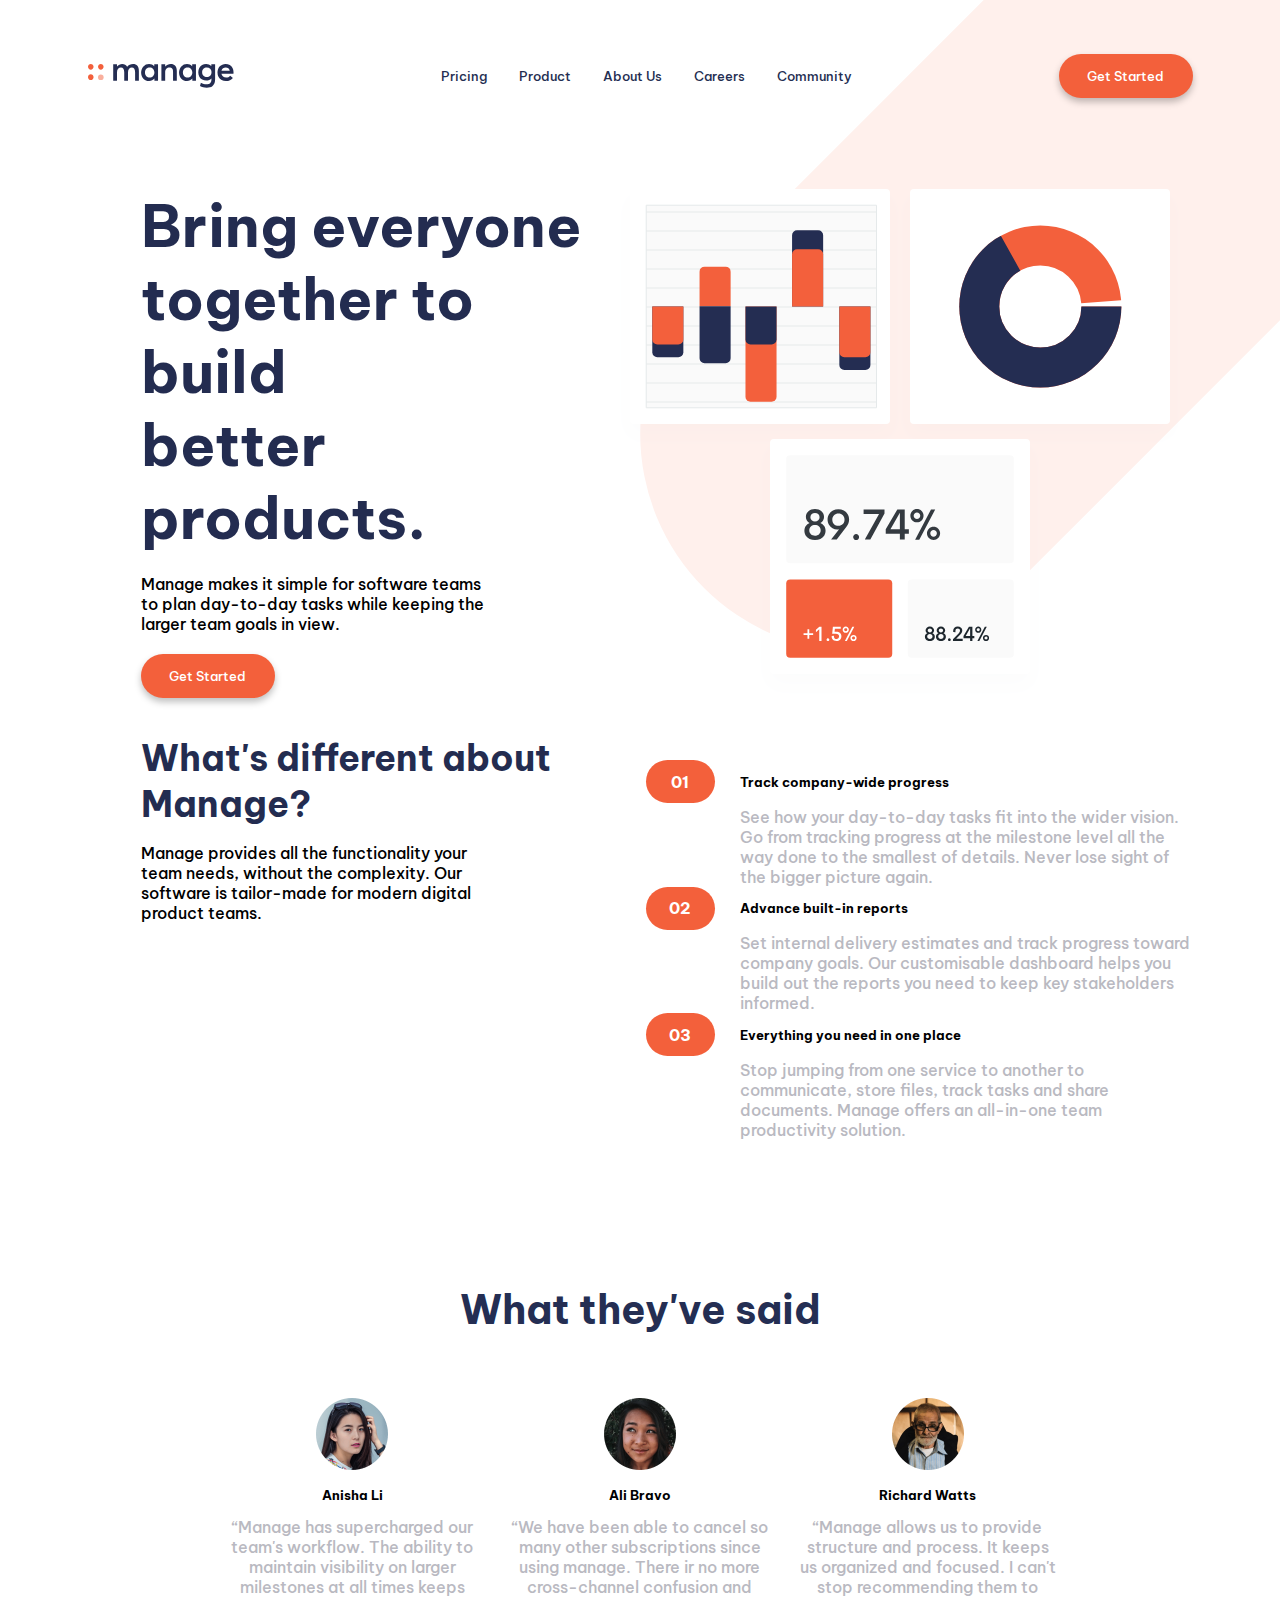
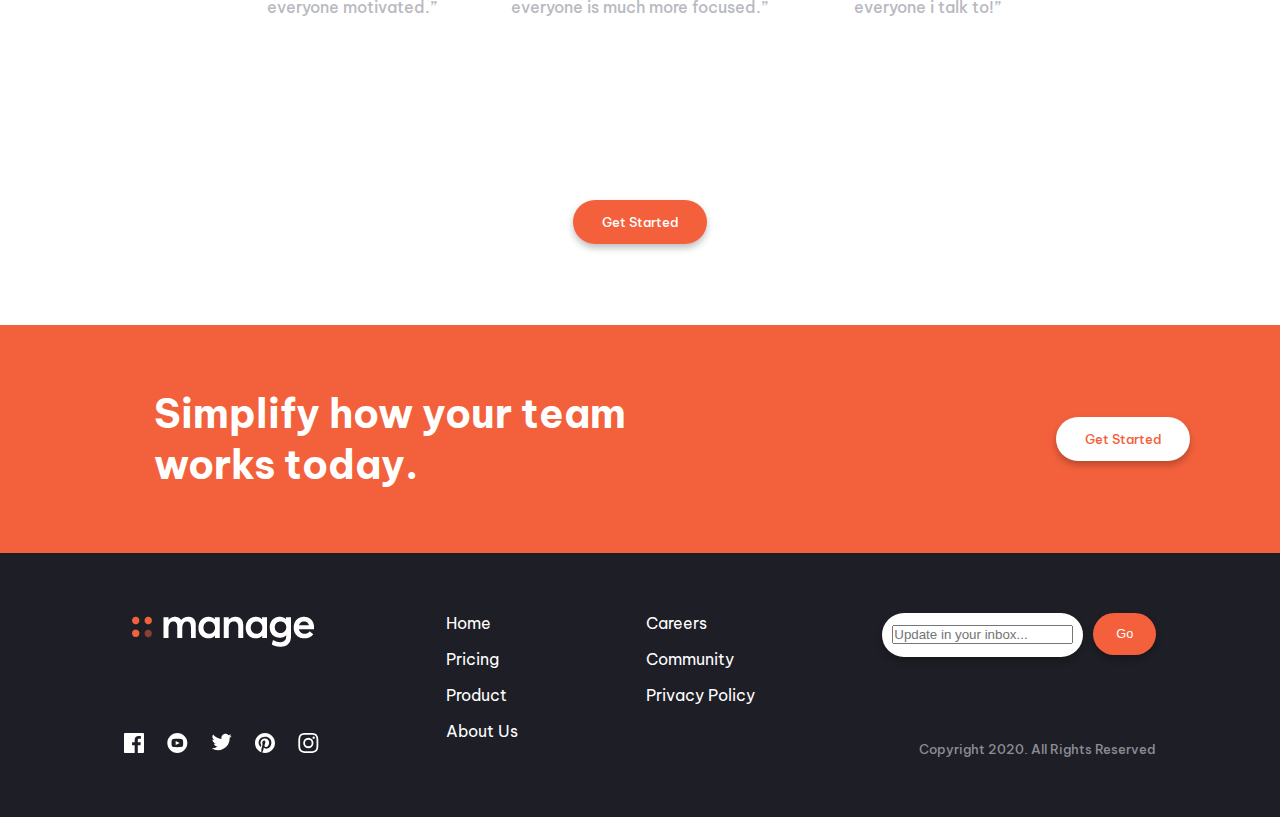
<file: Examen Practico Final - FE1 v2/index.html>
<!DOCTYPE html>
<html lang="en">
<head>
    <meta charset="UTF-8">
    <meta name="viewport" content="width=device-width, initial-scale=1.0">
<!--fuente "Be Vietnam Pro" 400, 500 y 700-->
    <link rel="preconnect" href="https://fonts.googleapis.com">
    <link rel="preconnect" href="https://fonts.gstatic.com" crossorigin>
    <link href="https://fonts.googleapis.com/css2?family=Be+Vietnam+Pro:wght@400;500;700&display=swap" rel="stylesheet">
    <title>Examen FE Markoja Sebastián Alejo C1</title>
    <link rel="stylesheet" href="css/style.css">
</head>

<body>
    <!--Header con barra de navegación-->
    <header>
        <nav>
            <img src="imagenes/logo.svg" alt="logo">
                <ul class="menu">
                    <a href=""><li>Pricing</li></a> 
                    <a href=""><li>Product</li></a>
                    <a href=""><li>About Us</li></a>
                    <a href=""><li>Careers</li></a>
                    <a href=""><li>Community</li></a> 
                </ul>

            <a href=""><div class="botonStart">Get Started</div></a>
            <div class="hamburguesaMenu">
                <!--Esto va a reemplazar al menu, sólo cuando se adapte a dispositivos chicos-->
                <img src="imagenes/icon-hamburger.svg" alt="Hamburguesa Menu">
            </div>
        </nav>
        
    </header>
    <main>
        <!--El main está dividido en 3 cajas/áreas: Principal, Media y Final-->
        <!--Inicio area Principal-->
        <article class="areaPrincipal">
            <!--Primera sección de la página-->
            <section class="seccion1">
                <h1 class="titulo"> <span>Bring everyone</span> <span>together to build</span> <span>better products.</span> </h1>

                <p>Manage makes it simple for software teams <br> to plan day-to-day tasks while keeping the <br> larger team goals in view.</p>
        
                <a href=""><div class="botonStart">Get Started</div></a>
            </section>

            <!--Graficos y porcentajes-->
            <figure class="seccionGraficos">
                <img src="imagenes/illustration-intro.svg" alt="Gráficos">
            </figure>

        </article>
        <!--Fin area Principal-->


        <!--Inicio area Media, articulos-->
        <section class="areaMedia">
            <!--articulo 1 que va a la izquierda-->
            <article class="articulo1">

                <h2 class="titulo">What's different about <br> Manage?</h2>
            
                <p>Manage provides all the functionality your <br> team needs, without the complexity. Our <br> software is tailor-made for modern digital <br> product teams.</p>

            </article>

            <!--articulo 2 que van a la derecha-->
            <article class="articulo2">

                <section class="box1">

                    <div>
                        <div class="botonLista">01</div>
                    </div>
                    <summary class="beneficios">
                        <h5 class="titulo">Track company-wide progress</h5>

                        <p>See how your day-to-day tasks fit into the wider vision. <br> Go from tracking progress at the milestone level all the <br> way done to the smallest of details. Never lose sight of <br> the bigger picture again.</p>
                    </summary>
                    
                </section>
                
                <section class="box2">
                    <div>
                        <div class="botonLista">02</div>
                    </div>
                    
                    <summary class="beneficios">
                        <h5 class="titulo">Advance built-in reports</h5>
                        <p>Set internal delivery estimates and track progress toward <br> company goals. Our customisable dashboard helps you <br> build out the reports you need to keep key stakeholders <br> informed.</p>
                    </summary>

                </section>

                <section class="box3">
                    <div>
                        <div class="botonLista">03</div>
                    </div>
                    
                    <summary class="beneficios">
                        <h5 class="titulo">Everything you need in one place</h5>
                        <p>Stop jumping from one service to another to <br> communicate, store files, track tasks and share <br> documents. Manage offers an all-in-one team <br> productivity solution.</p>
                    </summary>

                </section>

            </article>
        <!--Fin de articulos que van a la derecha-->
        </section>
        <!--Fin área media-->


        <!--Inicio area Final, Testimonios de personas-->
        <section class="areaFinal">
            <h3 class="titulo">What they've said</h3>
            <article class="boxesTestimonios">
                <section class="box4">
                        <img src="imagenes/avatar-anisha.png" alt="icono Anisha Li">
                        <h5 class="titulo">Anisha Li</h5>
                        <p>“Manage has supercharged our team's workflow. The ability to maintain visibility on larger milestones at all times keeps everyone motivated.”</p>
                </section>
                <section class="box5">
                    <img src="imagenes/avatar-ali.png" alt="icono Ali Bravo">
                    <h5 class="titulo">Ali Bravo</h5>
                    <p>“We have been able to cancel so many other subscriptions since using manage. There ir no more cross-channel confusion and everyone is much more focused.”</p>
                </section>
                <section class="box6">
                    <img src="imagenes/avatar-richard.png" alt="icono Richard Watts">
                    <h5 class="titulo">Richard Watts</h5>
                    <p>“Manage allows us to provide structure and process. It keeps us organized and focused. I can't stop recommending them to everyone i talk to!”</p>
                 </section>
                    
            </article>
            <a href=""><div class="botonStart">Get Started</div></a>
        </section>
        <!--Carrousel de Testimonios que aparece sólo para dispositivos pequeños-->
        <div class="carrousel">
            <div class="conteCarrousel">
    
                <div class="itemCarrousel" id="itemCarrousel-1">
                    <section class="box4" id="itemCarrouselTarjeta">
                        <img src="imagenes/avatar-anisha.png" alt="icono Anisha Li">
                        <h5 class="titulo">Anisha Li</h5>
                        <p>“Manage has supercharged our team's workflow. The ability to maintain visibility on larger milestones at all times keeps everyone motivated.”</p>
                </section>
                
                </div>
                <div class="itemCarrousel" id="itemCarrousel-2">
                    <section class="box5" id="itemCarrouselTarjeta">
                        <img src="imagenes/avatar-ali.png" alt="icono Ali Bravo">
                        <h5 class="titulo">Ali Bravo</h5>
                        <p>“We have been able to cancel so many other subscriptions since using manage. There ir no more cross-channel confusion and everyone is much more focused.”</p>
                    </section>
                    
                </div>
                <div class="itemCarrousel" id="itemCarrousel-3">
    
                    <section class="box6" id="itemCarrouselTarjeta">
                        <img src="imagenes/avatar-richard.png" alt="icono Richard Watts">
                        <h5 class="titulo">Richard Watts</h5>
                        <p>“Manage allows us to provide structure and process. It keeps us organized and focused. I can't stop recommending them to everyone i talk to!”</p>
                     </section>
                </div>
            </div>
            <div class="conteCarrouselController">
                <a href="#itemCarrousel-1">•</a>
                <a href="#itemCarrousel-2">•</a>
                <a href="#itemCarrousel-3">•</a>
            </div>
            <!--Fin del Carrousel de testimonios-->
        </div>
        <!--Fin Area Final / Testimonios-->

        <!--Barra "publicitaria" anterior al footer-->
        <aside>
            <div>
                <h3 class="titulo">Simplify how your team <br> works today.</h3>
            </div>
            <a href=""><div class="botonStartBlanco">Get Started</div></a>
        </aside>
        <!--Fin Barra-->

    </main>

    <footer>
        <section class="footerBox1">
            <img src="imagenes/manageFooter" alt="logo">
            <div class="redSocial">
                <a href=""><img src="imagenes/icon-facebook.svg" alt="facebook"></a> 
                <a href=""><img src="imagenes/icon-youtube.svg" alt="youtube"></a>
                <a href=""><img src="imagenes/icon-twitter.svg" alt="twitter"></a>
                <a href=""><img src="imagenes/icon-pinterest.svg" alt="pinterest"></a>
                <a href=""><img src="imagenes/icon-instagram.svg" alt="instagram"></a>
            </div>


        </section>
        <section class="footerBox2">
            <ul class="menuFooter">
                <a href=""><li>Home</li></a>
                <a href=""><li>Pricing</li></a> 
                <a href=""><li>Product</li></a>
                <a href=""><li>About Us</li></a>
            </ul>
        </section>

        <section class="footerBox3">
            <ul class="menuFooter">
                <a href=""><li>Careers</li></a>
                <a href=""><li>Community</li></a> 
                <a href=""><li>Privacy Policy</li></a>
            </ul>
        </section>

        <section class="footerBox4">
            <div class="buscador">
                    <div class="barraSearch">
                        <form action="">
                            <label for="email"></label>
                            <input type="email" name="email" id="email" placeholder="Update in your inbox...">
                        </form>
                    </div>
                    <button type="submit" class="botonSearch"><div>Go</div></button>
                
            </div>

            <div class="copyright">
                <p>Copyright 2020. All Rights Reserved</p>
            </div>
        </section>
    </footer>
    <!--Fin de la página-->
</body>
</html>
</file>
<file: Examen Practico Final - FE1 v2/css/style.css>
* {
    margin: 0;
    padding: 0;
    /* outline: 1px solid red; */
}
body {
    font-family: 'Be Vietnam Pro', sans-serif;
}
ul {
    list-style: none;
}
nav {
    display: flex;
    justify-content: space-around;
    align-items: center;
    margin: 4vh 0;
}
main {
    display: flex;
    flex-direction: column;
}

summary {
    margin-left: 2vw;
    display: flex;
    flex-direction: column;
    align-content: space-between;
}
summary .titulo, summary p{
    display: flex;
    flex-direction: column;
}
aside {
    display: flex;
    justify-content: space-between;
    background-color: #F3613C;
    align-items: center;
    padding: 0 7vw 0 12vw;
}
footer {
    display: flex;
    justify-content: space-around;
    background-color: #1E1E26;
    padding: 3.75rem;
}

/*-------------------------------------------Clases------------------------------------------------*/
.hamburguesaMenu {
    display: none;
}
.areaPrincipal, .areaMedia, .areaFinal {
    margin-left: 7vw;
    margin-top: 3vh;    
    margin-right: 7vw;
}

.areaPrincipal, .areaMedia{
    display: flex;
    justify-content: space-between;
    flex-direction: row;
}
.seccion1, .articulo1 {
    display: flex;
    flex-direction: column;
    margin-left: 4vw;
    justify-content: space-around;
    
    
    
}
.seccionGraficos img {
    width: auto;
    height: auto;
}

.areaFinal {
    display: flex;
    flex-direction: column;
    text-align: center;
    align-items: center;
    margin-top: 9vh;
    margin-bottom: 9vh;
}
.areaFinal div {
    margin-top: 6vh;
}

.menu {
    display: flex;
    padding: 1rem;
    flex-wrap: wrap;
}
.menu li {
    margin: 1rem;
}

.articulo1{
    display: flex;
    justify-content: flex-start;   
}

.articulo2 {
    display: flex;
    flex-direction: column;
    margin-top: 25px;
}
.articulo2 section {
    display: flex;
}

.beneficios {
    display: flex;
    flex-direction: column;
}

.boxesTestimonios{
    display: flex;
}
.boxesTestimonios img {
    height: 8vh;
}
.boxesTestimonios p{
    width: 20.5vw;
    height: 24vh;
    margin: 1vw;
}

.footerBox1, .footerBox2, .footerBox3, .footerBox4 {
    display: flex;
    flex-direction: column;
    justify-content: space-between;
}
.footerBox2 .menuFooter a li, .footerBox3 .menuFooter a li  {
    margin-bottom:  1rem ;
}

.buscador {
    display: flex;
    justify-content: space-between;
}

/*------------------------------------------Botones------------------------------------------*/
.botonStart {
    display: flex;
    background-color: #F3603B;
    width: 134px;
    height: 44px;
    align-items: center;
    justify-content: center;
    border-radius: 50px;
    font-size: 0.8rem;
    font-weight: 500;
    color: #FFFFFF;
    box-shadow: 0px 4px 7px rgba(0, 0, 0, 0.25);
    
}
.botonLista {
    display: flex;
    background-color: #F3603B;
    width: 69px;
    height: 43px;
    align-items: center;
    justify-content: center;
    border-radius: 50px;
    font-size: 1rem;
    font-weight: 700;
    color: #FFFFFF;
}

.botonStartBlanco {
    display: flex;
    background-color: #FFFFFF;
    width: 134px;
    height: 44px;
    align-items: center;
    justify-content: center;
    border-radius: 50px;
    font-size: 0.8rem;
    font-weight: 500;
    color: #F3603B;
    box-shadow: 0px 4px 7px rgba(0, 0, 0, 0.25);
}

.barraSearch {
    display: flex;
    background-color: #FFFFFF;
    width: 201px;
    height: 44px;
    align-items: center;
    justify-content: center;
    border-radius: 50px;
    font-size: 0.8rem;
    font-weight: 500;
    color: #A0A0A0;
    box-shadow: 0px 4px 7px rgba(0, 0, 0, 0.25);
}
.botonSearch {
    display: flex;
    background-color: #F3603B;
    width: 63px;
    height: 42px;
    margin-left: 10px;
    border-style: none;

    align-items: center;
    justify-content: center;
    border-radius: 50px;
    font-size: 0.8rem;
    font-weight: 500;
    color: #FFFFFF;
    box-shadow: 0px 4px 7px rgba(0, 0, 0, 0.25);
}
.copyright p {
    display: flex;
    justify-content: flex-end ;
    font-weight: 500;
    font-size: 0.8rem;
    align-items: center;
    color: #8C8C94;
}
/*--------------------------------------Fuentes y tamanos------------------------------------------*/
.titulo {
    font-weight: 700;
}
h1 {
    font-size: 3.6rem;
    color: #232C50;
    margin-top: 0;
    display: flex;
    flex-direction: column;
}
h2 {
    margin-top: 0;
    font-size: 2.25rem;
    color: #232C50;
}
h3 {
    margin-top: 7vh;
    margin-bottom: 7vh;
}
h5 {
    margin-top: 1.5vh;
}
.areaFinal h3 {
    font-size: 2.5rem;
    color: #242E53;
}
aside h3 {
    font-size: 2.5rem;
    color: #FFFFFF;
}

/* Parrafos Oscuros*/
p {
    font-size: 1rem;
    font-weight: 500;
}
.areaMedia p {
    padding-top: 1rem;
}
.areaPrincipal p, .articulo1 p {
    color: black;
}

/*Parrafos Grises*/
.articulo2 p, .areaFinal p {
    color: #B9B9C1;

}

.footerBox1 .redSocial {
    display: flex;
    justify-content: space-between;
    color: #FFFFFF;
}

.menu a {
    font-size: 0.8rem;
    font-weight: 500;
    color: #242E52;
}
.menuFooter a{
    font-size: 1rem;
    font-weight: 400;
    color: #FFFFFF;
}


/*----------------------Background de la pagina y hovers botones----------------------*/
body{
    background-image: url(../imagenes/bg-tablet-pattern.svg);
    background-repeat: no-repeat;
    background-position: 50vw -18vh;
}

.menu li:hover {
    transition: 0.5s;
    color: #8C8C94;
}

.menuFooter li:hover {
    transition: 0.5s;
    color: #F3613C;
}

.botonStart:hover, .botonSearch:hover {
    background-color: #F3603B;
    opacity: 0.8;
    box-shadow: 0px 4px 25px #F3603B;
    transition: 0.7s;
}
.botonStartBlanco:hover{
    background-color: #ffffff;
    color: #ffa692;
    box-shadow: 0px 4px 25px #c7c7c7c2;
    transition: 0.7s;
}

.carrousel {
    display: none;
}

/*para quitar subrayado a los hipervinculos con pseudo clases*/
a:link { text-decoration: none; }
a:visited { text-decoration: none; }
a:hover { text-decoration: none; }
a:active { text-decoration: none; }




/*Media Query para diseño responsive, dispositivos pequeños */
@media (max-width:376px) {
/* tamaño de letra */
    p, .areaMedia p {
        font-size: 0.8rem;
    }
/*header*/
     nav .botonStart, .menu {
        display: none;
    } 
    .hamburguesaMenu {
        display: initial;
    }
/*main*/
    .areaPrincipal {
        flex-direction: column-reverse;
    }
    .areaMedia, .areaFinal {
        flex-direction: column;
        margin-top: 25vh;
    }
    .seccionGraficos img {
        width: 345px;
        height: auto;
    }

    .seccion1, .articulo1 {
        text-align: center;
        align-items: center;
        height: 20rem;
    }

    h1 {
        font-size: 2rem;
    }


/*carrousel de testimonios */
        .boxesTestimonios{
            display: none;
        }
        .carrousel{
            width: 100%;
            display: initial;
        }
        .conteCarrousel{
            width: 100%;
            height: 210px;
            overflow: hidden;
        }
            .conteCarrousel div {
                text-align: center;
            }
            .conteCarrousel div img {
                width: 100px;
            }
        .itemCarrousel{
            width: 100%;
            height: 100vh;
        }
        .itemCarrouselTarjeta{
            width: 100%;
            height: 100%;
        }
        #itemCarrousel-1{
            background-color: none;
        }
        #itemCarrousel-2{
            background-color: none;
        }
        #itemCarrousel-3{
            background-color: none;
        }
        .conteCarrouselController{
            width: 100%;
            display: flex;
            justify-content: space-evenly;
        }
        .conteCarrouselController > a{
            text-decoration: none;
            font-size: 2em;
            color: grey;
        }
/* Fin Carrousel Testimonios */

/*aside*/
    aside {
        flex-direction: column;
        text-align: center;
        padding: 16vh 7vw 16vh 12vw;
    }
    
/*footer*/
    .footerBox1 {
        flex-direction: column-reverse;
        height: 40vh;
        justify-content: space-evenly;
    }
    footer {
    flex-direction: column-reverse;
    position: relative; /*para poder mover el .copyright al fondo de la caja */
    }
    .barraSearch {
        margin-bottom: 60px;
    }
    .copyright {
        bottom: 0;
        position: absolute;
        margin-bottom: 2rem;
    }
}
</file>
